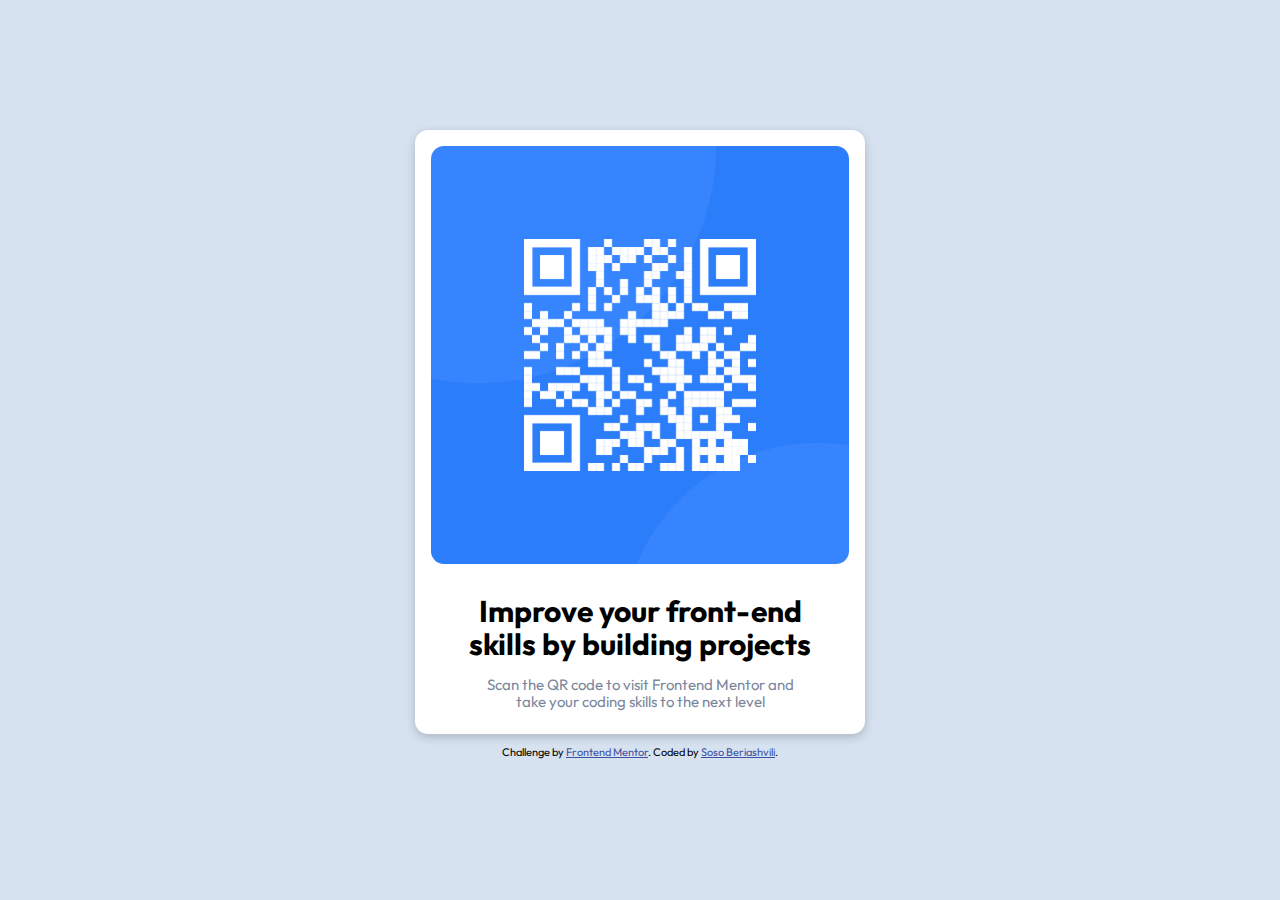
<file: qr-code-component-main/index.html>
<!DOCTYPE html>
<html lang="en">
<head>
  <meta charset="UTF-8">
  <meta name="viewport" content="width=device-width, initial-scale=1.0"> <!-- displays site properly based on user's device -->
  <link rel="icon" type="image/png" sizes="32x32" href="./images/favicon-32x32.png">
  <link rel="preconnect" href="https://fonts.googleapis.com">
  <link rel="preconnect" href="https://fonts.gstatic.com" crossorigin>
  <link href="https://fonts.googleapis.com/css2?family=Outfit:wght@400;700&display=swap" rel="stylesheet">
  <link rel="stylesheet" href="styles.css">
  <title>Frontend Mentor | QR code component</title>
  <!-- Feel free to remove these styles or customise in your own stylesheet 👍 -->
</head>
<body>
  <div class="container border">
    <div class="img-container">
      <img class="code-img border" src="images/image-qr-code.png" alt="QR code">      
    </div>
    <div class="text-container">
      <h1 class="heading">Improve your front-end skills by building projects</h1>
      <p class="description"> Scan the QR code to visit Frontend Mentor and take your coding skills to the next level</p> 
    </div>
  </div>

  <div class="attribution">
    Challenge by <a href="https://www.frontendmentor.io?ref=challenge" target="_blank">Frontend Mentor</a>. 
    Coded by <a href="#">Soso Beriashvili</a>.
  </div>
</body>
</html>
</file>
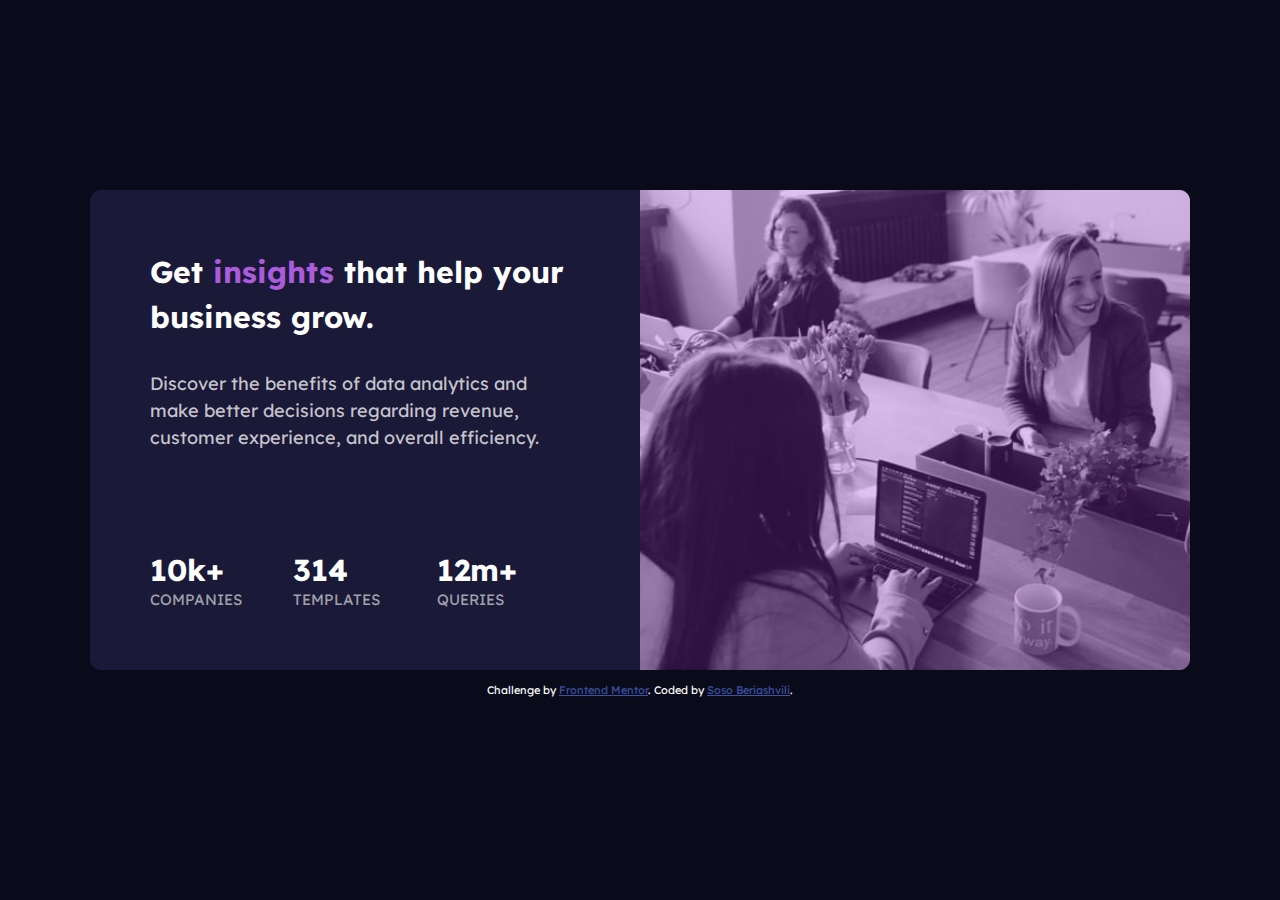
<file: stats-preview-card-component-main/index.html>
<!DOCTYPE html>
<html lang="en">
<head>
  <meta charset="UTF-8">
  <meta name="viewport" content="width=device-width, initial-scale=1.0"> <!-- displays site properly based on user's device -->
  <link rel="preconnect" href="https://fonts.googleapis.com">
  <link rel="preconnect" href="https://fonts.gstatic.com" crossorigin>
  <link href="https://fonts.googleapis.com/css2?family=Inter:wght@400;700&family=Lexend+Deca&display=swap" rel="stylesheet">
  <link rel="stylesheet" href="styles.css">
  <link rel="icon" type="image/png" sizes="32x32" href="./images/favicon-32x32.png">
  
  <title>Frontend Mentor | Stats preview card component</title>

  <!-- Feel free to remove these styles or customise in your own stylesheet 👍 -->
  
</head>
<body>
  <section class="section">
    <div class="container">
      <div class="stats-box">
        <div class="text">
          <h1 class="heading">Get <span>insights</span> that help your business grow.</h1>
          <p class="paragraph">Discover the benefits of data analytics and make better decisions regarding revenue, customer 
          experience, and overall efficiency.</p>
        </div>
        <ul class="stats-container">
          <li>
            <div class="stats">
              <span>10k+</span>
              <p>companies</p>
            </div>  
          </li>     
          <li>
            <div class="stats">
              <span>314</span>
              <p>templates</p>
            </div>  
          </li>     
          <li>
            <div class="stats">
              <span>12m+</span>
              <p>queries</p>
            </div>  
          </li>     
        </ul>
      </div>
      <div class="img-box" role="img">
        <!-- <img class="header" src="/images/image-header-desktop.jpg" alt="header-img"> -->
      </div>
    </div>
  </section>
  <div class="attribution">
    Challenge by <a href="https://www.frontendmentor.io?ref=challenge" target="_blank">Frontend Mentor</a>. 
    Coded by <a href="#">Soso Beriashvili</a>.
  </div>
</body>
</html>
</file>
<file: qr-code-component-main/styles.css>
* {
  padding: 0;
  margin: 0;
  box-sizing: border-box;
}

/* 
- Font-size (px)
10 / 12 / 14 / 16 / 18 / 20 / 24 / 30 / 36 / 44 / 52 / 62 / 74 / 86 / 98

- Spacing systems (px)
2 / 4 / 8 / 12 / 16 / 24 / 32 / 48 / 64 / 80 / 96 / 128
 */

html {
  font-size: 62.5%;
}

body {
  font-family: 'Outfit', sans-serif;
  font-size: 1.5rem;
  background-color: hsl(212, 45%, 89%);
  line-height: 1.1;
  display: flex;
  flex-direction: column;
  align-items: center;
  justify-content: center;
  height: 100vh;
}

.container {
  background-color: hsl(0, 0%, 100%);
  display: flex;
  flex-direction: column;
  align-items: center;
  justify-content: center;
  text-align: center;
  max-width: 45rem;
  box-shadow: 0 3px 10px rgb(0 0 0 / 0.2);;
}

.border {
  border-radius: 13px;
}

.img-container {
  padding: 1.6rem;
}

.code-img {
  width: 100%;
}

.text-container {
  padding: 1.2rem 3.2rem 2.4rem 3.2rem;
}

.heading {
  margin-bottom: 1.6rem;
}

.description {
  color: hsl(220, 15%, 55%);
  padding: 0 2.4rem;
  margin-top: 1.2rem;
}

.attribution { 
  font-size: 11px; 
  text-align: center; 
  padding: 1.2rem;
}

.attribution a { 
  color: hsl(228, 45%, 44%); 
}
</file>
<file: stats-preview-card-component-main/styles.css>
* {
  padding: 0;
  margin: 0;
  box-sizing: border-box;
}

/* 
- Font-size (px)
10 / 12 / 14 / 16 / 18 / 20 / 24 / 30 / 36 / 44 / 52 / 62 / 74 / 86 / 98

- Spacing systems (px)
2 / 4 / 8 / 12 / 16 / 24 / 32 / 48 / 64 / 80 / 96 / 128
 */

html {
  font-size: 62.5%;
}

body {
  font-family: 'Lexend Deca', sans-serif;
  font-size: 1.5rem;
  background-color: hsl(233, 47%, 7%);
  line-height: 1.5;
  display: flex;
  flex-direction: column;
  justify-content: center;
  align-items: center;
  height: 100vh;
  padding: 3rem;
}

.container {
  max-width: 110rem;
  background-color: hsl(244, 38%, 16%);
  display: grid;
  grid-template-columns: repeat(2, 1fr);
  border-radius: 11px;
  overflow: hidden;
}

.stats-box {
  padding: 6rem;
  display: flex;
  flex-direction: column;
  gap: 7rem;
}

.heading, .stats span {
  color: hsl(0, 0%, 100%);
}

.heading {
  font-size: 3rem;
  font-weight: 700;
  margin-bottom: 3rem;
}

.heading span {
  color: hsl(277, 64%, 61%);
}

.paragraph {
  color: hsla(0, 0%, 100%, 0.75);
  font-size: 1.8rem;
  margin-bottom: 3rem;
}

.stats-container {
  list-style: none;
  display: grid;
  grid-template-columns: 1fr 1fr 1fr;
  line-height: 1.3;
  /* margin-top: auto; */
}

.stats span {
  display: block;
  font-size: 3rem;
  font-family: inherit;
  font-weight: 700;
}

.stats p {
  font-size-adjust: 'Lexend Deca', sans-serif;
  text-transform: uppercase;
  color: hsla(0, 0%, 100%, 0.6);
}

.img-box {
  background-image: linear-gradient(hsl(277, 64%, 50%, 0.3), hsl(277, 64%, 50%, 0.3)), url('images/image-header-desktop.jpg');
  background-size: cover;
  background-repeat: no-repeat;
  background-position: center;
}

@media (max-width: 940px) {
  .container {
    grid-template-columns: 1fr;
    grid-template-rows: 1fr 2fr;
  }

  .section {
    max-width: 38rem;
  }

  .paragraph {
    margin-bottom: 0;
  }

  .stats-container {
    text-align: center;
    grid-template-columns: 1fr;
    grid-template-rows: repeat(3, 1fr);
    gap: 3rem;
  }

  .stats-box {
    padding: 4rem;
    grid-row: 2;
  }

}

.attribution { 
  font-size: 11px; 
  text-align: center; 
  color: #fff;
  padding: 1.2rem; 
}

.attribution a { 
  color: hsl(228, 45%, 44%); 
}
</file>
